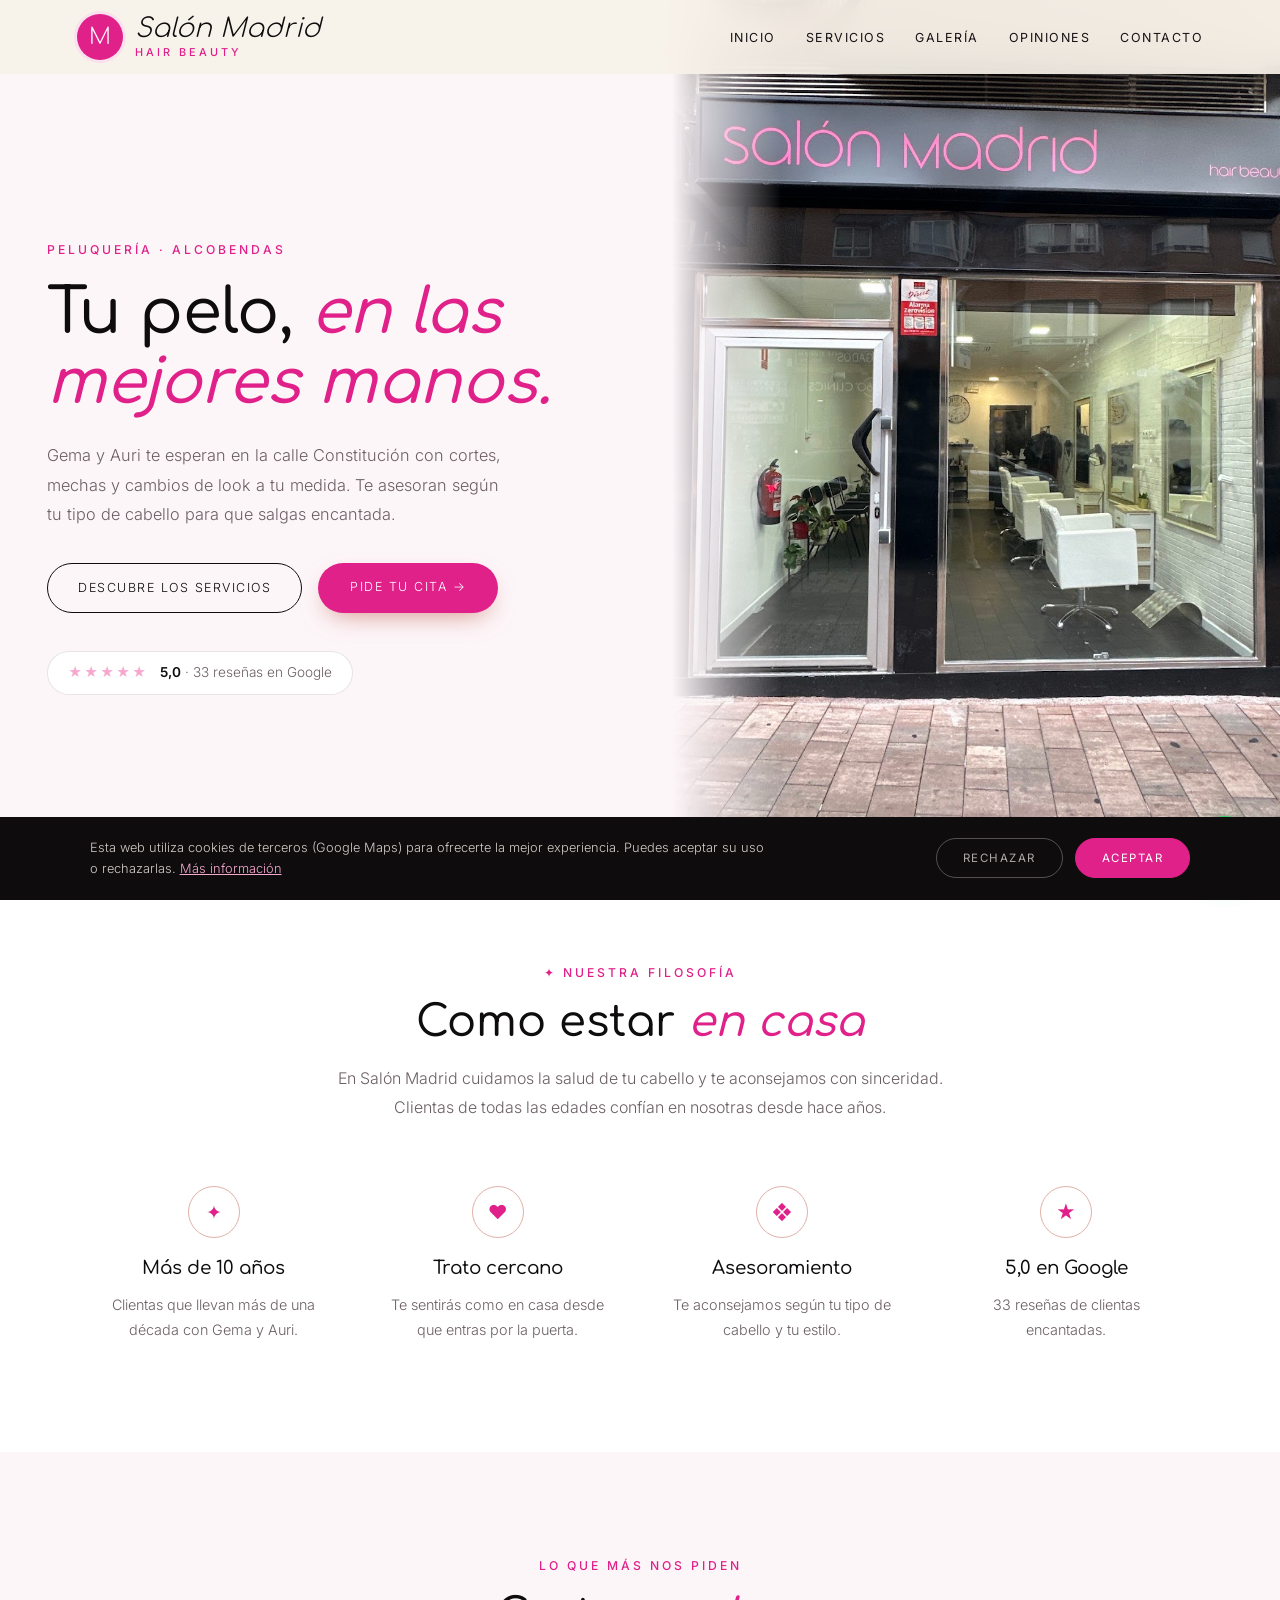
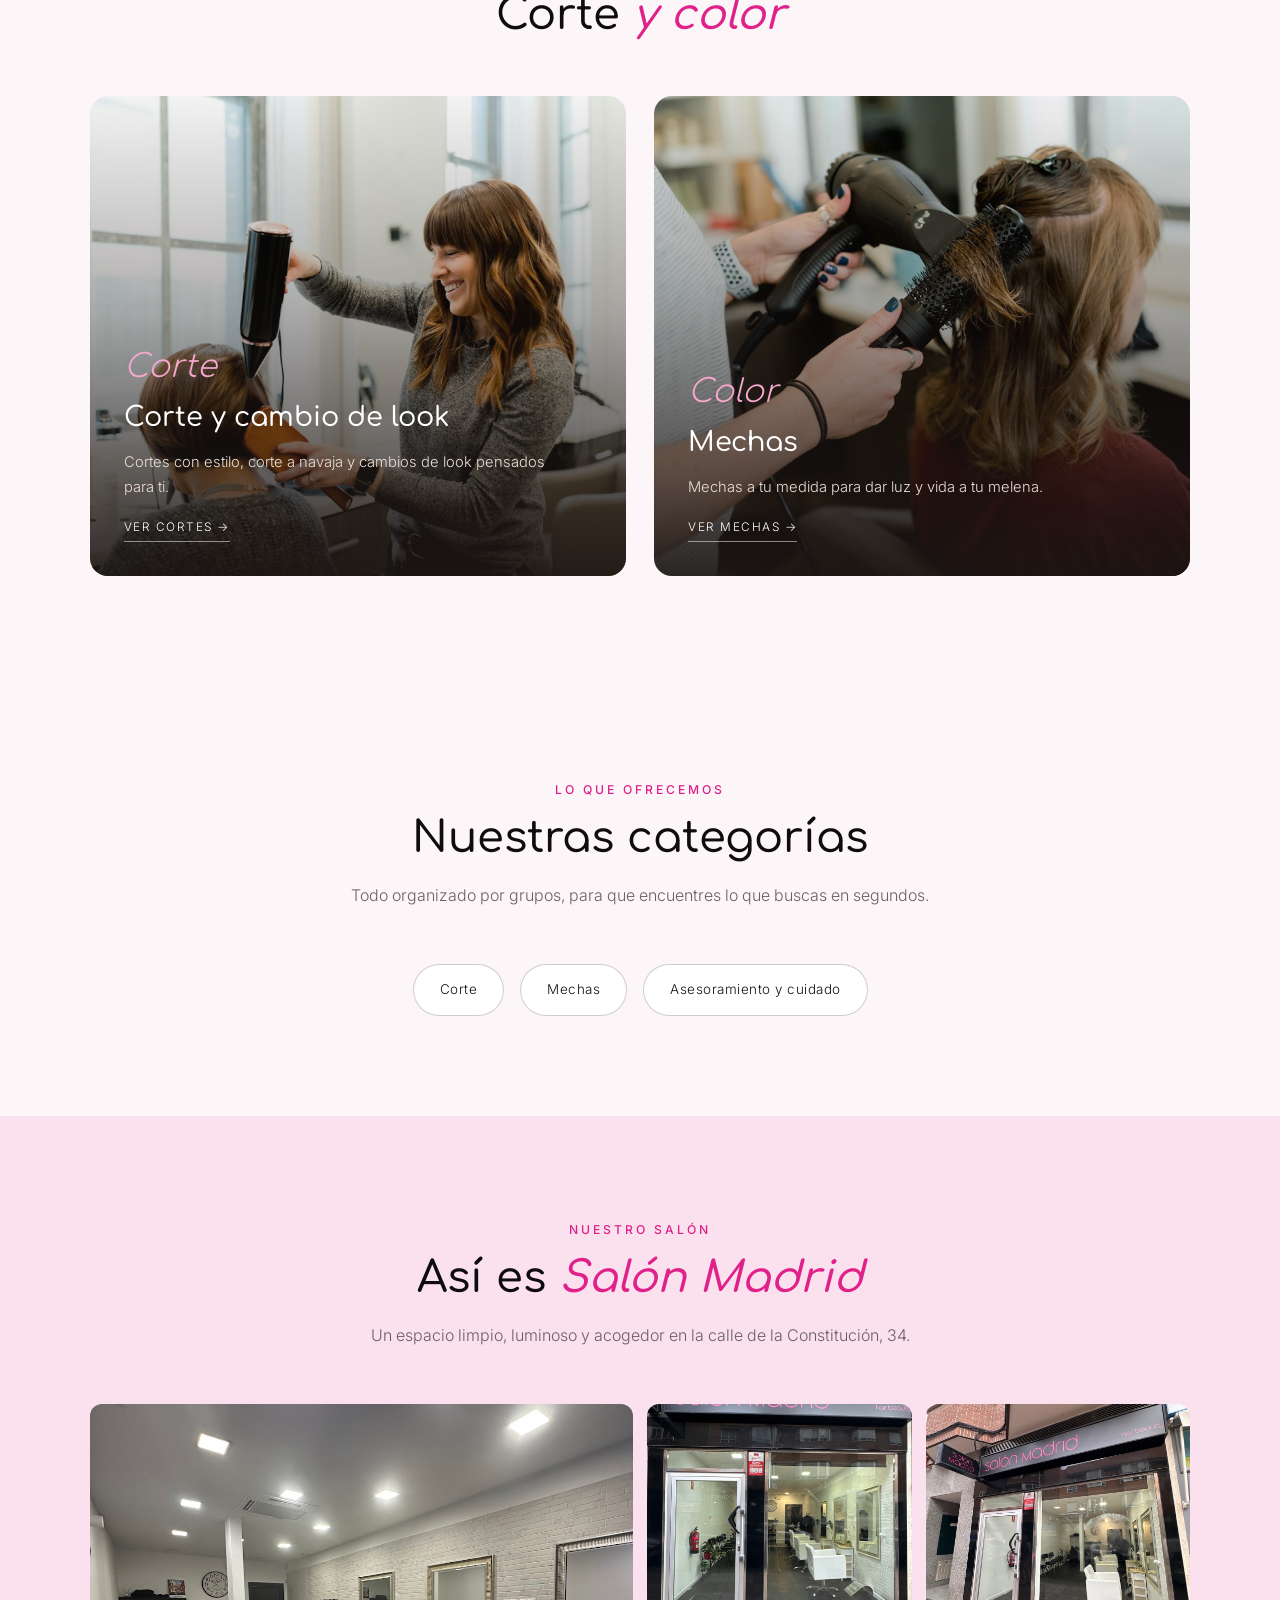
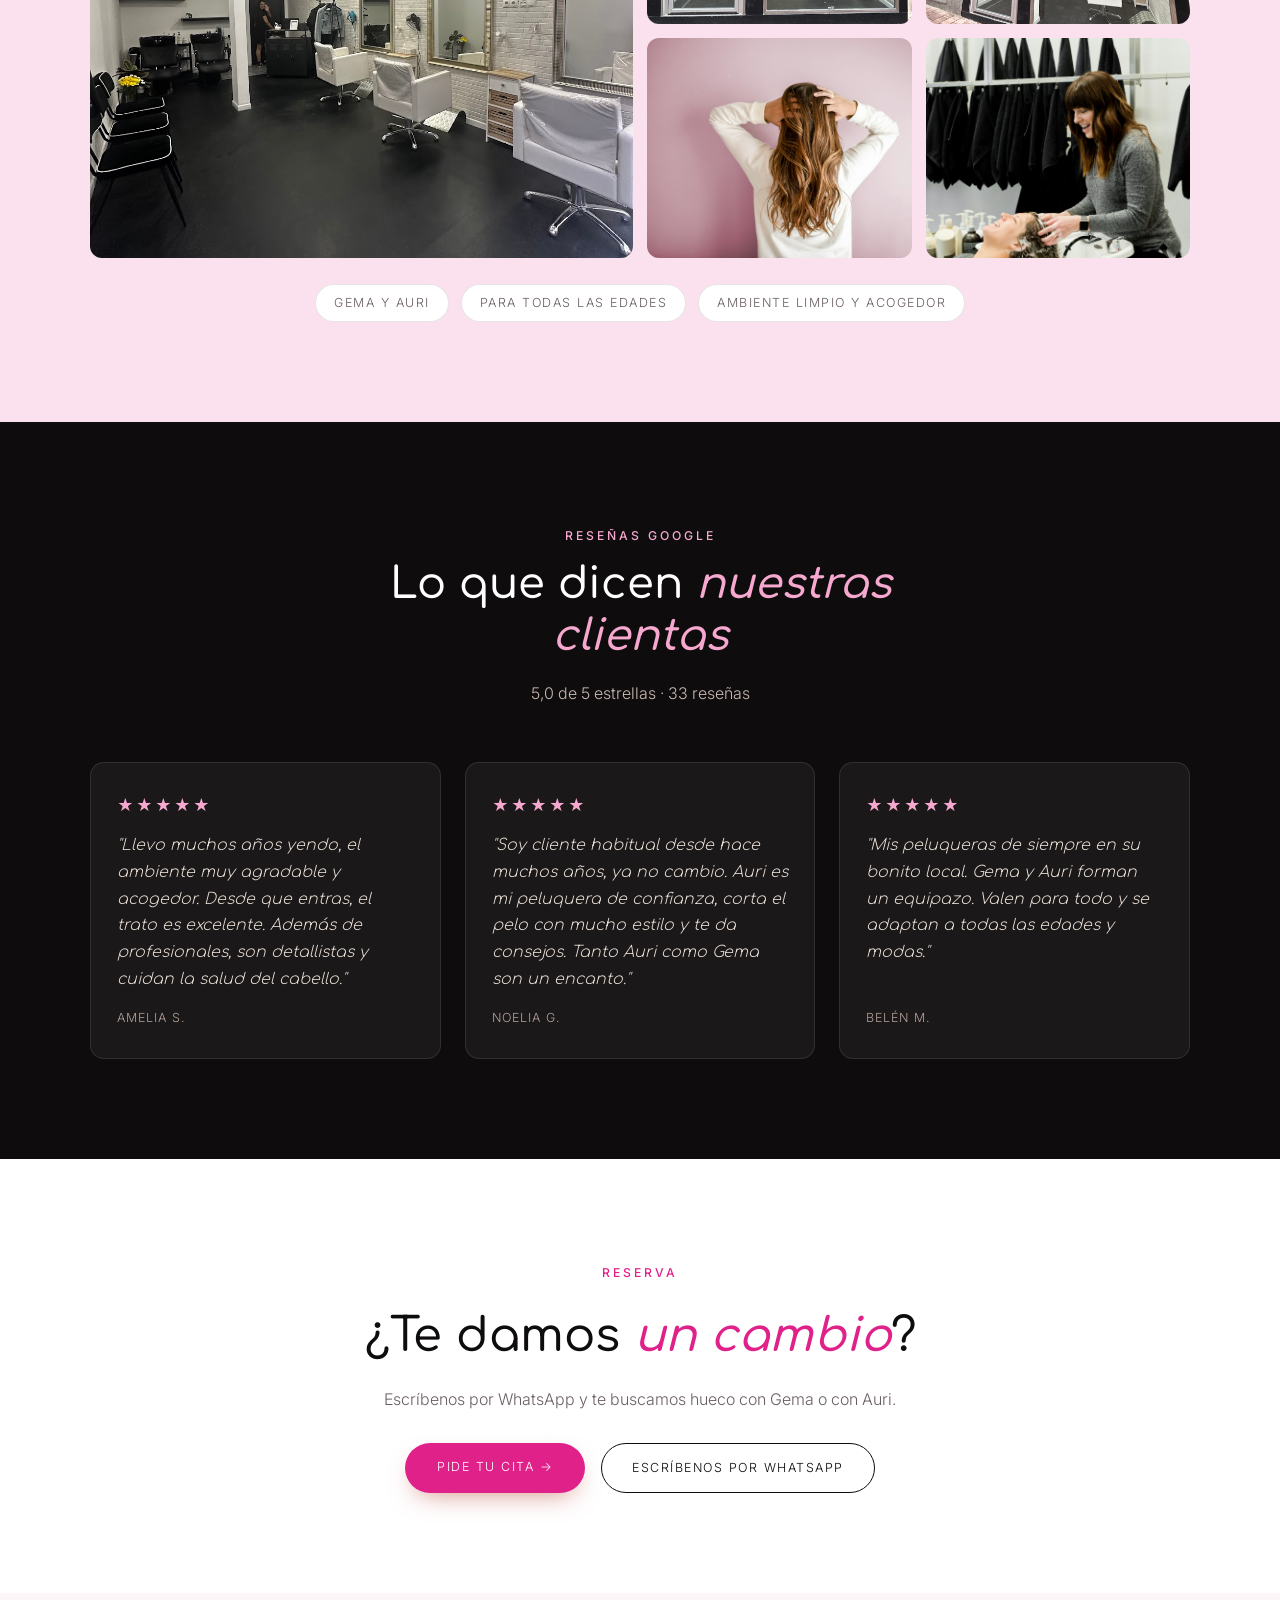
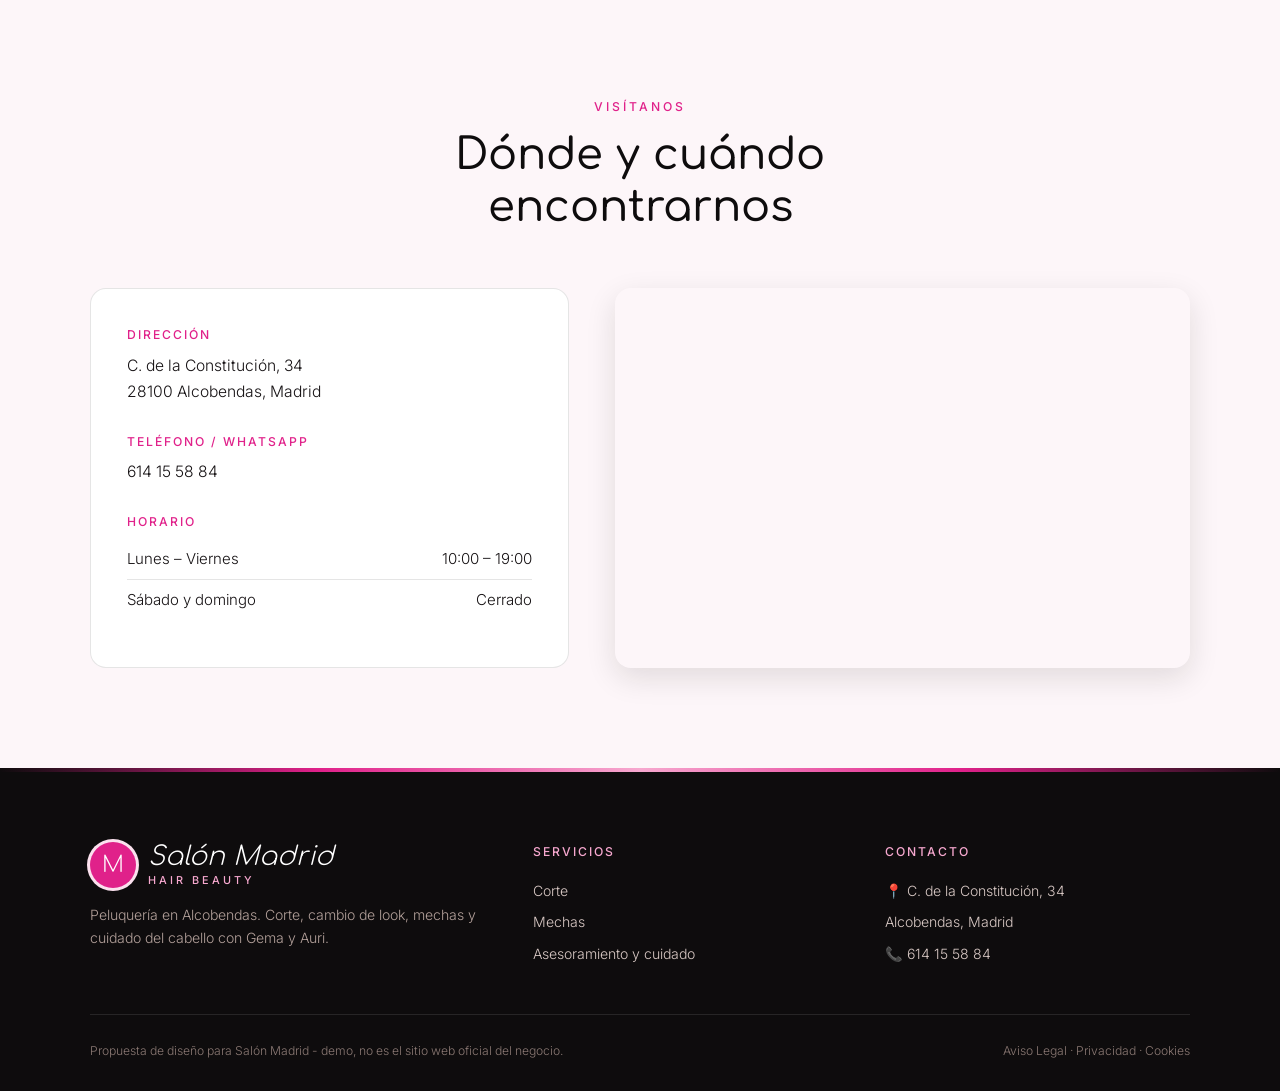
<file: index.html>
<!DOCTYPE html>
<html lang="es">
<head>
<meta charset="UTF-8">
<meta name="viewport" content="width=device-width, initial-scale=1.0">
<title>Salón Madrid — Peluquería en Alcobendas</title>
<meta name="description" content="Salón Madrid, peluquería en C. de la Constitución 34 (Alcobendas). Corte, corte a navaja, cambio de look, mechas y asesoramiento personalizado con Gema y Auri. 5,0★ con 33 reseñas en Google.">
<meta name="theme-color" content="#0e0c0d">
<meta property="og:title" content="Salón Madrid · Alcobendas">
<meta property="og:image" content="maps_01.jpg">

<link rel="preconnect" href="https://fonts.googleapis.com"><link rel="preconnect" href="https://fonts.gstatic.com" crossorigin><link href="https://fonts.googleapis.com/css2?family=Comfortaa:wght@500;700&family=Inter:wght@300;400;500;600&display=swap" rel="stylesheet">
<link rel="stylesheet" href="styles.css">
</head>
<body>

<header id="header">
  <a href="index.html" class="logo" aria-label="Salón Madrid, inicio"><span class="logo-mark">M</span><span class="logo-text"><span class="script">Salón Madrid</span><small>hair beauty</small></span></a>
  <nav id="nav" aria-label="Navegación principal"><ul><li><a href="index.html#inicio">Inicio</a></li><li><a href="servicios.html">Servicios</a></li><li><a href="index.html#galeria">Galería</a></li><li><a href="index.html#opiniones">Opiniones</a></li><li><a href="index.html#contacto">Contacto</a></li></ul></nav><button class="nav-toggle" id="navToggle" aria-label="Abrir menú">☰</button>
</header>

<section class="hero" id="inicio">
  <div class="hero-text">
    <span class="eyebrow">Peluquería · Alcobendas</span>
    <h1>Tu pelo, <em>en las mejores manos.</em></h1>
    <p>Gema y Auri te esperan en la calle Constitución con cortes, mechas y cambios de look a tu medida. Te asesoran según tu tipo de cabello para que salgas encantada.</p>
    <div class="hero-ctas">
      <a href="servicios.html" class="btn-outline">Descubre los servicios</a>
      <a href="https://wa.me/34614155884?text=Hola%2C%20quiero%20pedir%20cita%20en%20Sal%C3%B3n%20Madrid" class="btn-solid" target="_blank" rel="noopener">Pide tu cita →</a>
    </div>
    <a class="hero-rating" href="https://www.google.com/maps/search/?api=1&query=Salon+Madrid,+C.+de+la+Constitucion+34,+Alcobendas" target="_blank" rel="noopener"><span class="stars">★★★★★</span><span><strong>5,0</strong> · 33 reseñas en Google</span></a>
  </div>
  <div class="hero-img"><img src="maps_01.jpg" alt="Fachada de Salón Madrid en la calle Constitución, Alcobendas" style="object-position:center 35%;"></div>
</section>

<section class="trust">
  <div class="section-head">
    <span class="eyebrow">✦ Nuestra filosofía</span>
    <h2>Como estar <em>en casa</em></h2>
    <p>En Salón Madrid cuidamos la salud de tu cabello y te aconsejamos con sinceridad. Clientas de todas las edades confían en nosotras desde hace años.</p>
  </div>
  <div class="trust-grid">
    <div class="trust-card"><span class="trust-ic">✦</span><h3>Más de 10 años</h3><p>Clientas que llevan más de una década con Gema y Auri.</p></div>
    <div class="trust-card"><span class="trust-ic">♥</span><h3>Trato cercano</h3><p>Te sentirás como en casa desde que entras por la puerta.</p></div>
    <div class="trust-card"><span class="trust-ic">❖</span><h3>Asesoramiento</h3><p>Te aconsejamos según tu tipo de cabello y tu estilo.</p></div>
    <div class="trust-card"><span class="trust-ic">★</span><h3>5,0 en Google</h3><p>33 reseñas de clientas encantadas.</p></div>
  </div>
</section>

<section class="worlds">
  <div class="section-head">
    <span class="eyebrow">Lo que más nos piden</span>
    <h2>Corte <em>y color</em></h2>
  </div>
  <div class="worlds-grid">
    <a href="servicios.html#corte" class="world-card"><img src="u_color.jpg" alt="Corte y cambio de look"><div class="world-text"><span class="script">Corte</span><h3>Corte y cambio de look</h3><p>Cortes con estilo, corte a navaja y cambios de look pensados para ti.</p><span class="world-link">Ver cortes →</span></div></a>
    <a href="servicios.html#mechas" class="world-card"><img src="u_balayage.jpg" alt="Mechas"><div class="world-text"><span class="script">Color</span><h3>Mechas</h3><p>Mechas a tu medida para dar luz y vida a tu melena.</p><span class="world-link">Ver mechas →</span></div></a>
  </div>
</section>

<section>
  <div class="section-head">
    <span class="eyebrow">Lo que ofrecemos</span>
    <h2>Nuestras categorías</h2>
    <p>Todo organizado por grupos, para que encuentres lo que buscas en segundos.</p>
  </div>
  <div class="cat-pills">
    <a href="servicios.html#corte" class="cat-pill">Corte</a>
    <a href="servicios.html#mechas" class="cat-pill">Mechas</a>
    <a href="servicios.html#cuidado" class="cat-pill">Asesoramiento y cuidado</a>
  </div>
</section>

<section class="gallery-wrap" id="galeria">
  <div class="section-head">
    <span class="eyebrow">Nuestro salón</span>
    <h2>Así es <em>Salón Madrid</em></h2>
    <p>Un espacio limpio, luminoso y acogedor en la calle de la Constitución, 34.</p>
  </div>
  <div class="gallery">
    <figure class="big"><img src="maps_05.jpg" alt="Interior de Salón Madrid" loading="lazy"></figure>
    <figure><img src="maps_01.jpg" alt="Fachada de Salón Madrid" loading="lazy"></figure>
    <figure><img src="maps_04.jpg" alt="Escaparate de Salón Madrid" loading="lazy"></figure>
    <figure><img src="u_peinado.jpg" alt="Melena cuidada" loading="lazy"></figure>
    <figure><img src="u_tinte.jpg" alt="Lavado y cuidado del cabello" loading="lazy"></figure>
  </div>
  <div class="brands"><span>Gema y Auri</span><span>Para todas las edades</span><span>Ambiente limpio y acogedor</span></div>
</section>

<section class="reviews-wrap" id="opiniones">
  <div class="section-head">
    <span class="eyebrow">Reseñas Google</span>
    <h2>Lo que dicen <em>nuestras clientas</em></h2>
    <p>5,0 de 5 estrellas · 33 reseñas</p>
  </div>
  <div class="review-grid">
    <div class="review-card"><div class="stars">★★★★★</div><p>"Llevo muchos años yendo, el ambiente muy agradable y acogedor. Desde que entras, el trato es excelente. Además de profesionales, son detallistas y cuidan la salud del cabello."</p><cite>Amelia S.</cite></div>
    <div class="review-card"><div class="stars">★★★★★</div><p>"Soy cliente habitual desde hace muchos años, ya no cambio. Auri es mi peluquera de confianza, corta el pelo con mucho estilo y te da consejos. Tanto Auri como Gema son un encanto."</p><cite>Noelia G.</cite></div>
    <div class="review-card"><div class="stars">★★★★★</div><p>"Mis peluqueras de siempre en su bonito local. Gema y Auri forman un equipazo. Valen para todo y se adaptan a todas las edades y modas."</p><cite>Belén M.</cite></div>
  </div>
</section>

<section class="cta-section">
  <span class="eyebrow">Reserva</span>
  <h2>¿Te damos <em>un cambio</em>?</h2>
  <p>Escríbenos por WhatsApp y te buscamos hueco con Gema o con Auri.</p>
  <div class="cta-row">
    <a href="https://wa.me/34614155884?text=Hola%2C%20quiero%20pedir%20cita%20en%20Sal%C3%B3n%20Madrid" class="btn-solid" target="_blank" rel="noopener">Pide tu cita →</a>
    <a href="https://wa.me/34614155884?text=Hola%2C%20quiero%20pedir%20cita%20en%20Sal%C3%B3n%20Madrid" class="btn-outline" target="_blank" rel="noopener">Escríbenos por WhatsApp</a>
  </div>
</section>

<section class="contact-section" id="contacto">
  <div class="section-head">
    <span class="eyebrow">Visítanos</span>
    <h2>Dónde y cuándo encontrarnos</h2>
  </div>
  <div class="contact-grid">
    <div class="contact-info">
      <div class="contact-block"><h3>Dirección</h3><p>C. de la Constitución, 34<br>28100 Alcobendas, Madrid</p></div>
      <div class="contact-block"><h3>Teléfono / WhatsApp</h3><p><a href="tel:+34614155884">614 15 58 84</a></p></div>
      <div class="contact-block"><h3>Horario</h3><ul class="hours-list"><li><span>Lunes – Viernes</span><span>10:00 – 19:00</span></li><li><span>Sábado y domingo</span><span>Cerrado</span></li></ul></div>
      
    </div>
    <div class="contact-map">
      <iframe title="Mapa de Salón Madrid" src="https://www.google.com/maps?q=Salon+Madrid,+C.+de+la+Constitucion+34,+Alcobendas&output=embed" width="100%" height="100%" style="border:0;" allowfullscreen="" loading="lazy" referrerpolicy="no-referrer-when-downgrade"></iframe>
    </div>
  </div>
</section>

<footer>
  <div class="footer-grid">
    <div class="footer-brand">
      <a href="index.html" class="logo light"><span class="logo-mark">M</span><span class="logo-text"><span class="script">Salón Madrid</span><small>hair beauty</small></span></a>
      <p>Peluquería en Alcobendas. Corte, cambio de look, mechas y cuidado del cabello con Gema y Auri.</p>
    </div>
    <div><h4>Servicios</h4><ul><li><a href="servicios.html#corte">Corte</a></li><li><a href="servicios.html#mechas">Mechas</a></li><li><a href="servicios.html#cuidado">Asesoramiento y cuidado</a></li></ul></div>
    <div><h4>Contacto</h4><ul><li>📍 C. de la Constitución, 34</li><li>Alcobendas, Madrid</li><li>📞 <a href="tel:+34614155884">614 15 58 84</a></li></ul></div>
  </div>
  <div class="footer-bottom">
    <span>Propuesta de diseño para Salón Madrid - demo, no es el sitio web oficial del negocio.</span>
    <span><a href="aviso-legal.html">Aviso Legal</a> &middot; <a href="politica-privacidad.html">Privacidad</a> &middot; <a href="politica-cookies.html">Cookies</a></span>
  </div>
</footer>

<div id="cookie-banner" class="cookie-banner"><p>Esta web utiliza cookies de terceros (Google Maps) para ofrecerte la mejor experiencia. Puedes aceptar su uso o rechazarlas. <a href="politica-cookies.html">Más información</a></p><div class="cookie-actions"><button onclick="setCookieChoice('rejected')" class="ck-reject">Rechazar</button><button onclick="setCookieChoice('accepted')" class="ck-accept">Aceptar</button></div></div>
<div class="social-fabs"><a class="wa-fab" href="https://wa.me/34614155884?text=Hola%2C%20quiero%20pedir%20cita%20en%20Sal%C3%B3n%20Madrid" target="_blank" rel="noopener" aria-label="Escribir por WhatsApp"><svg width="28" height="28" viewBox="0 0 24 24" fill="white"><path d="M17.5 14.4c-.3-.1-1.8-.9-2-1s-.5-.1-.7.1-.8 1-.9 1.2-.3.2-.6.1a8.2 8.2 0 0 1-2.4-1.5 9 9 0 0 1-1.7-2.1c-.2-.3 0-.5.1-.6l.4-.5.3-.5v-.5l-.9-2.2c-.2-.6-.5-.5-.7-.5h-.6a1.1 1.1 0 0 0-.8.4 3.4 3.4 0 0 0-1 2.5 5.9 5.9 0 0 0 1.2 3.1 13.5 13.5 0 0 0 5.2 4.6c2.6 1 2.6.7 3.1.6a2.6 2.6 0 0 0 1.7-1.2 2.1 2.1 0 0 0 .2-1.2c-.1-.1-.3-.2-.6-.3ZM12 21.8a9.8 9.8 0 0 1-5-1.4l-.4-.2-3.7 1 1-3.6-.2-.4A9.8 9.8 0 1 1 12 21.8Zm8.4-18.3A11.8 11.8 0 0 0 1.8 17.7L.2 23.8l6.3-1.6a11.8 11.8 0 0 0 5.6 1.4A11.8 11.8 0 0 0 20.4 3.5Z"/></svg></a></div>
<script src="main.js"></script>
</body>
</html>
</file>
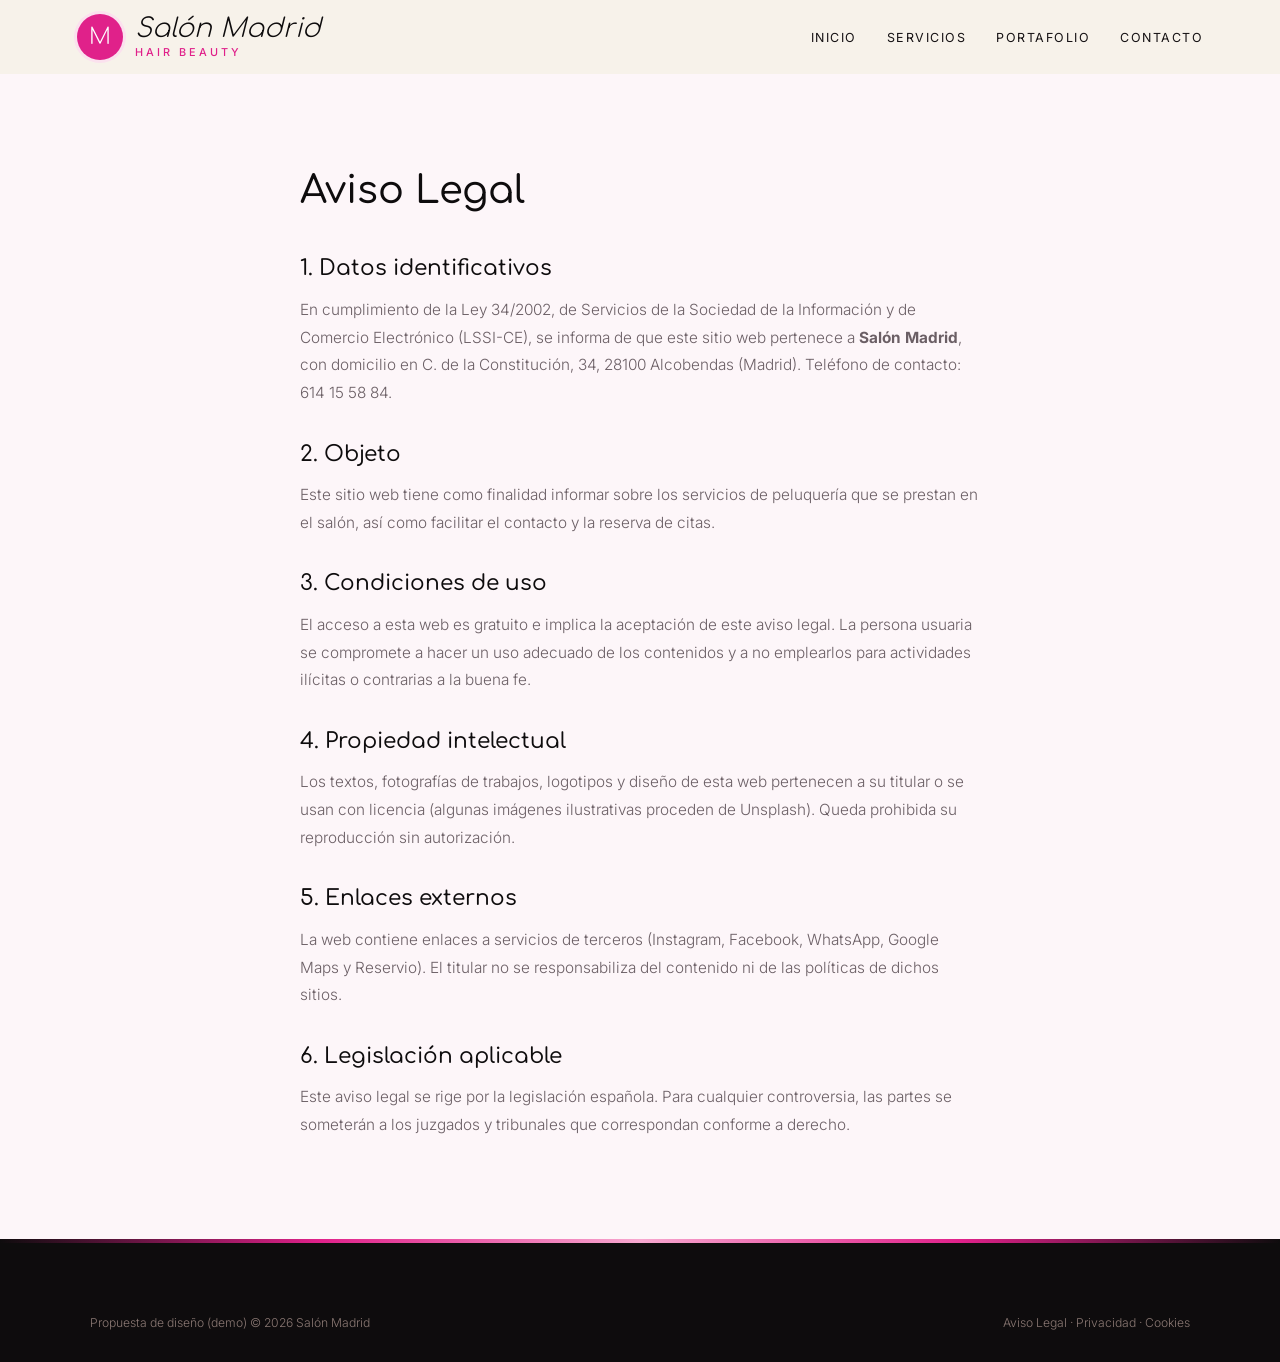
<file: aviso-legal.html>
<!DOCTYPE html>
<html lang="es">
<head>
<meta charset="UTF-8">
<meta name="viewport" content="width=device-width, initial-scale=1.0">
<title>Aviso Legal — Salón Madrid</title>
<meta name="robots" content="noindex">

<link rel="preconnect" href="https://fonts.googleapis.com">
<link href="https://fonts.googleapis.com/css2?family=Comfortaa:wght@500;700&family=Inter:wght@300;400;500;600&display=swap" rel="stylesheet">
<link rel="stylesheet" href="styles.css">
</head>
<body>
<header id="header" class="scrolled">
  <a href="index.html" class="logo" aria-label="Salón Madrid, inicio">
    <span class="logo-mark">M</span>
    <span class="logo-text"><span class="script">Salón Madrid</span><small>hair beauty</small></span>
  </a>
  <nav id="nav" aria-label="Navegación principal">
    <ul>
      <li><a href="index.html#inicio">Inicio</a></li>
      <li><a href="servicios.html">Servicios</a></li>
      <li><a href="portafolio.html">Portafolio</a></li>
      <li><a href="index.html#contacto">Contacto</a></li>
    </ul>
  </nav>
  <button class="nav-toggle" id="navToggle" aria-label="Abrir menú">☰</button>
</header>
<main class="legal"><h1>Aviso Legal</h1>
<h2>1. Datos identificativos</h2>
<p>En cumplimiento de la Ley 34/2002, de Servicios de la Sociedad de la Información y de Comercio Electrónico (LSSI-CE), se informa de que este sitio web pertenece a <strong>Salón Madrid</strong>, con domicilio en C. de la Constitución, 34, 28100 Alcobendas (Madrid). Teléfono de contacto: 614 15 58 84.</p>
<h2>2. Objeto</h2>
<p>Este sitio web tiene como finalidad informar sobre los servicios de peluquería que se prestan en el salón, así como facilitar el contacto y la reserva de citas.</p>
<h2>3. Condiciones de uso</h2>
<p>El acceso a esta web es gratuito e implica la aceptación de este aviso legal. La persona usuaria se compromete a hacer un uso adecuado de los contenidos y a no emplearlos para actividades ilícitas o contrarias a la buena fe.</p>
<h2>4. Propiedad intelectual</h2>
<p>Los textos, fotografías de trabajos, logotipos y diseño de esta web pertenecen a su titular o se usan con licencia (algunas imágenes ilustrativas proceden de Unsplash). Queda prohibida su reproducción sin autorización.</p>
<h2>5. Enlaces externos</h2>
<p>La web contiene enlaces a servicios de terceros (Instagram, Facebook, WhatsApp, Google Maps y Reservio). El titular no se responsabiliza del contenido ni de las políticas de dichos sitios.</p>
<h2>6. Legislación aplicable</h2>
<p>Este aviso legal se rige por la legislación española. Para cualquier controversia, las partes se someterán a los juzgados y tribunales que correspondan conforme a derecho.</p></main>
<footer>
  <div class="footer-bottom" style="margin-top:0">
    <span>Propuesta de diseño (demo) © 2026 Salón Madrid</span>
    <span><a href="aviso-legal.html">Aviso Legal</a> &middot; <a href="politica-privacidad.html">Privacidad</a> &middot; <a href="politica-cookies.html">Cookies</a></span>
  </div>
</footer>
<script src="main.js"></script>
</body>
</html>
</file>
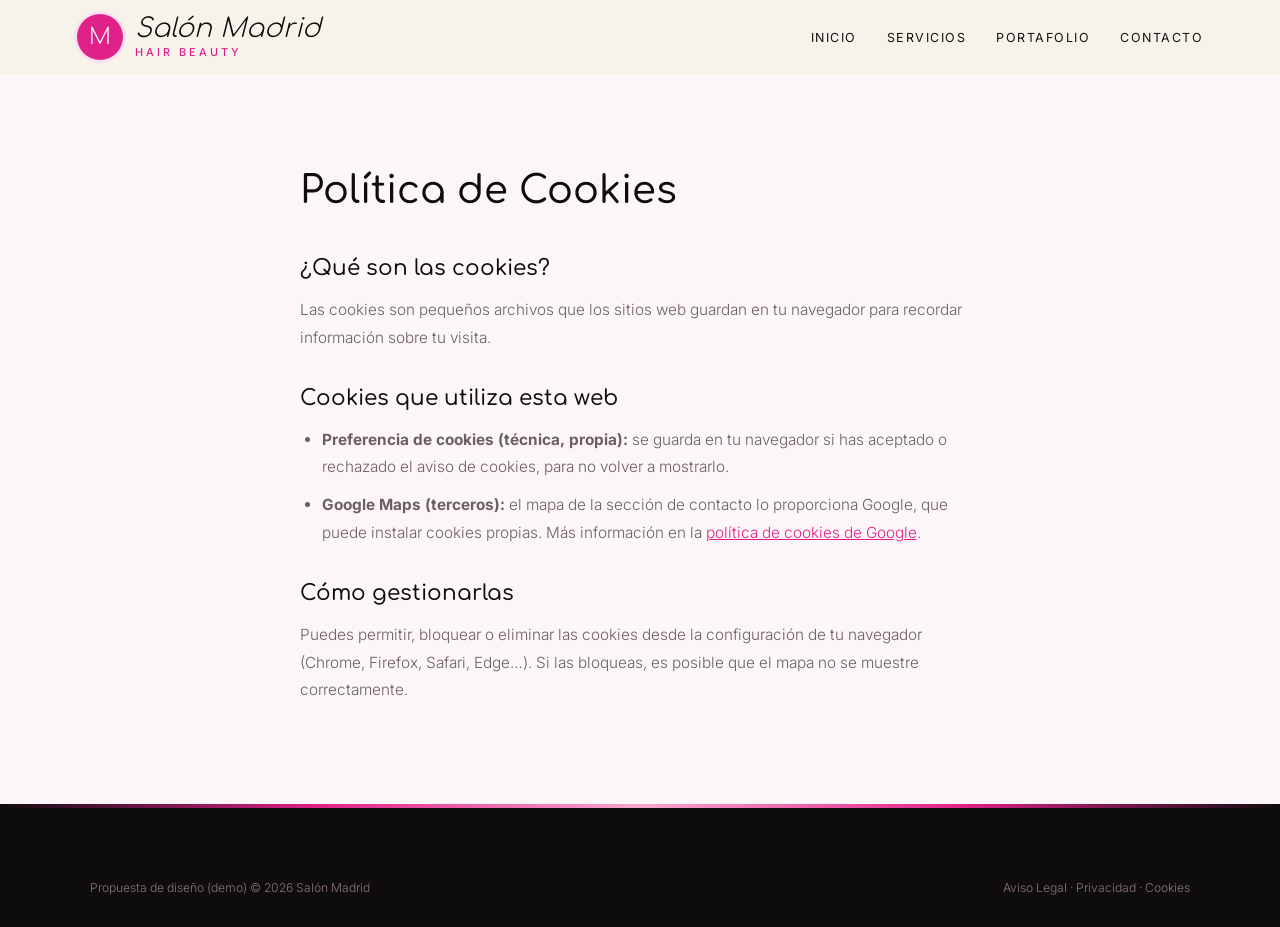
<file: politica-cookies.html>
<!DOCTYPE html>
<html lang="es">
<head>
<meta charset="UTF-8">
<meta name="viewport" content="width=device-width, initial-scale=1.0">
<title>Política de Cookies — Salón Madrid</title>
<meta name="robots" content="noindex">

<link rel="preconnect" href="https://fonts.googleapis.com">
<link href="https://fonts.googleapis.com/css2?family=Comfortaa:wght@500;700&family=Inter:wght@300;400;500;600&display=swap" rel="stylesheet">
<link rel="stylesheet" href="styles.css">
</head>
<body>
<header id="header" class="scrolled">
  <a href="index.html" class="logo" aria-label="Salón Madrid, inicio">
    <span class="logo-mark">M</span>
    <span class="logo-text"><span class="script">Salón Madrid</span><small>hair beauty</small></span>
  </a>
  <nav id="nav" aria-label="Navegación principal">
    <ul>
      <li><a href="index.html#inicio">Inicio</a></li>
      <li><a href="servicios.html">Servicios</a></li>
      <li><a href="portafolio.html">Portafolio</a></li>
      <li><a href="index.html#contacto">Contacto</a></li>
    </ul>
  </nav>
  <button class="nav-toggle" id="navToggle" aria-label="Abrir menú">☰</button>
</header>
<main class="legal"><h1>Política de Cookies</h1>
<h2>¿Qué son las cookies?</h2>
<p>Las cookies son pequeños archivos que los sitios web guardan en tu navegador para recordar información sobre tu visita.</p>
<h2>Cookies que utiliza esta web</h2>
<ul>
<li><strong>Preferencia de cookies (técnica, propia):</strong> se guarda en tu navegador si has aceptado o rechazado el aviso de cookies, para no volver a mostrarlo.</li>
<li><strong>Google Maps (terceros):</strong> el mapa de la sección de contacto lo proporciona Google, que puede instalar cookies propias. Más información en la <a href="https://policies.google.com/technologies/cookies" target="_blank" rel="noopener">política de cookies de Google</a>.</li>
</ul>
<h2>Cómo gestionarlas</h2>
<p>Puedes permitir, bloquear o eliminar las cookies desde la configuración de tu navegador (Chrome, Firefox, Safari, Edge…). Si las bloqueas, es posible que el mapa no se muestre correctamente.</p></main>
<footer>
  <div class="footer-bottom" style="margin-top:0">
    <span>Propuesta de diseño (demo) © 2026 Salón Madrid</span>
    <span><a href="aviso-legal.html">Aviso Legal</a> &middot; <a href="politica-privacidad.html">Privacidad</a> &middot; <a href="politica-cookies.html">Cookies</a></span>
  </div>
</footer>
<script src="main.js"></script>
</body>
</html>
</file>
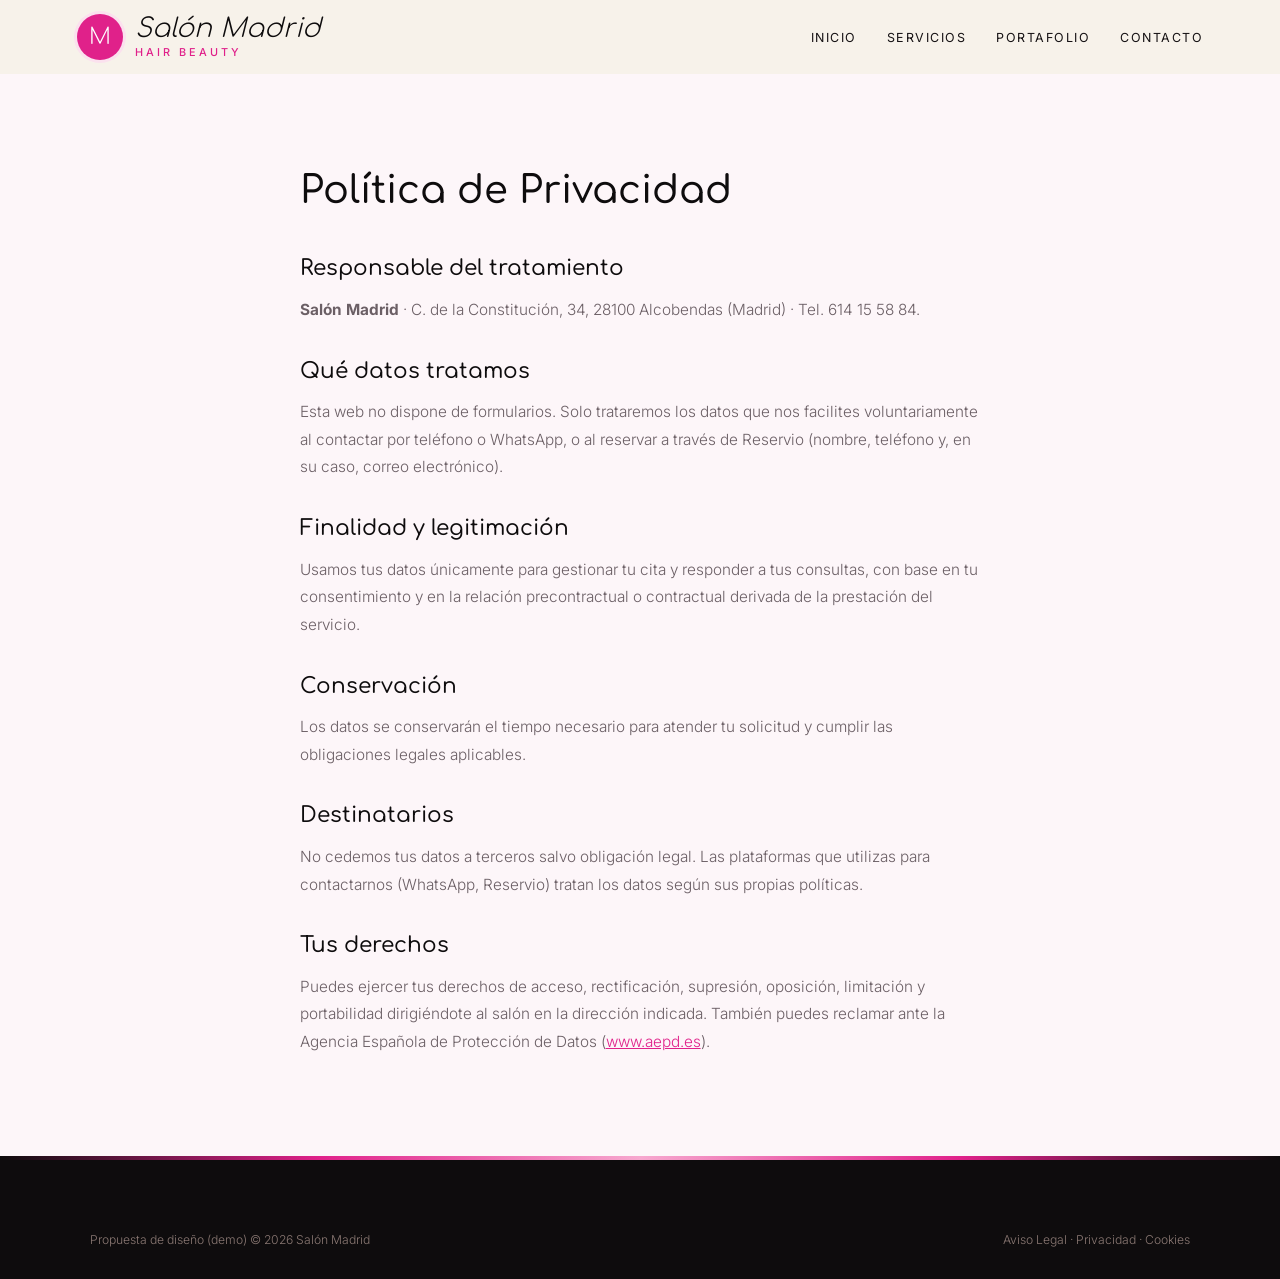
<file: politica-privacidad.html>
<!DOCTYPE html>
<html lang="es">
<head>
<meta charset="UTF-8">
<meta name="viewport" content="width=device-width, initial-scale=1.0">
<title>Política de Privacidad — Salón Madrid</title>
<meta name="robots" content="noindex">

<link rel="preconnect" href="https://fonts.googleapis.com">
<link href="https://fonts.googleapis.com/css2?family=Comfortaa:wght@500;700&family=Inter:wght@300;400;500;600&display=swap" rel="stylesheet">
<link rel="stylesheet" href="styles.css">
</head>
<body>
<header id="header" class="scrolled">
  <a href="index.html" class="logo" aria-label="Salón Madrid, inicio">
    <span class="logo-mark">M</span>
    <span class="logo-text"><span class="script">Salón Madrid</span><small>hair beauty</small></span>
  </a>
  <nav id="nav" aria-label="Navegación principal">
    <ul>
      <li><a href="index.html#inicio">Inicio</a></li>
      <li><a href="servicios.html">Servicios</a></li>
      <li><a href="portafolio.html">Portafolio</a></li>
      <li><a href="index.html#contacto">Contacto</a></li>
    </ul>
  </nav>
  <button class="nav-toggle" id="navToggle" aria-label="Abrir menú">☰</button>
</header>
<main class="legal"><h1>Política de Privacidad</h1>
<h2>Responsable del tratamiento</h2>
<p><strong>Salón Madrid</strong> · C. de la Constitución, 34, 28100 Alcobendas (Madrid) · Tel. 614 15 58 84.</p>
<h2>Qué datos tratamos</h2>
<p>Esta web no dispone de formularios. Solo trataremos los datos que nos facilites voluntariamente al contactar por teléfono o WhatsApp, o al reservar a través de Reservio (nombre, teléfono y, en su caso, correo electrónico).</p>
<h2>Finalidad y legitimación</h2>
<p>Usamos tus datos únicamente para gestionar tu cita y responder a tus consultas, con base en tu consentimiento y en la relación precontractual o contractual derivada de la prestación del servicio.</p>
<h2>Conservación</h2>
<p>Los datos se conservarán el tiempo necesario para atender tu solicitud y cumplir las obligaciones legales aplicables.</p>
<h2>Destinatarios</h2>
<p>No cedemos tus datos a terceros salvo obligación legal. Las plataformas que utilizas para contactarnos (WhatsApp, Reservio) tratan los datos según sus propias políticas.</p>
<h2>Tus derechos</h2>
<p>Puedes ejercer tus derechos de acceso, rectificación, supresión, oposición, limitación y portabilidad dirigiéndote al salón en la dirección indicada. También puedes reclamar ante la Agencia Española de Protección de Datos (<a href="https://www.aepd.es" target="_blank" rel="noopener">www.aepd.es</a>).</p></main>
<footer>
  <div class="footer-bottom" style="margin-top:0">
    <span>Propuesta de diseño (demo) © 2026 Salón Madrid</span>
    <span><a href="aviso-legal.html">Aviso Legal</a> &middot; <a href="politica-privacidad.html">Privacidad</a> &middot; <a href="politica-cookies.html">Cookies</a></span>
  </div>
</footer>
<script src="main.js"></script>
</body>
</html>
</file>
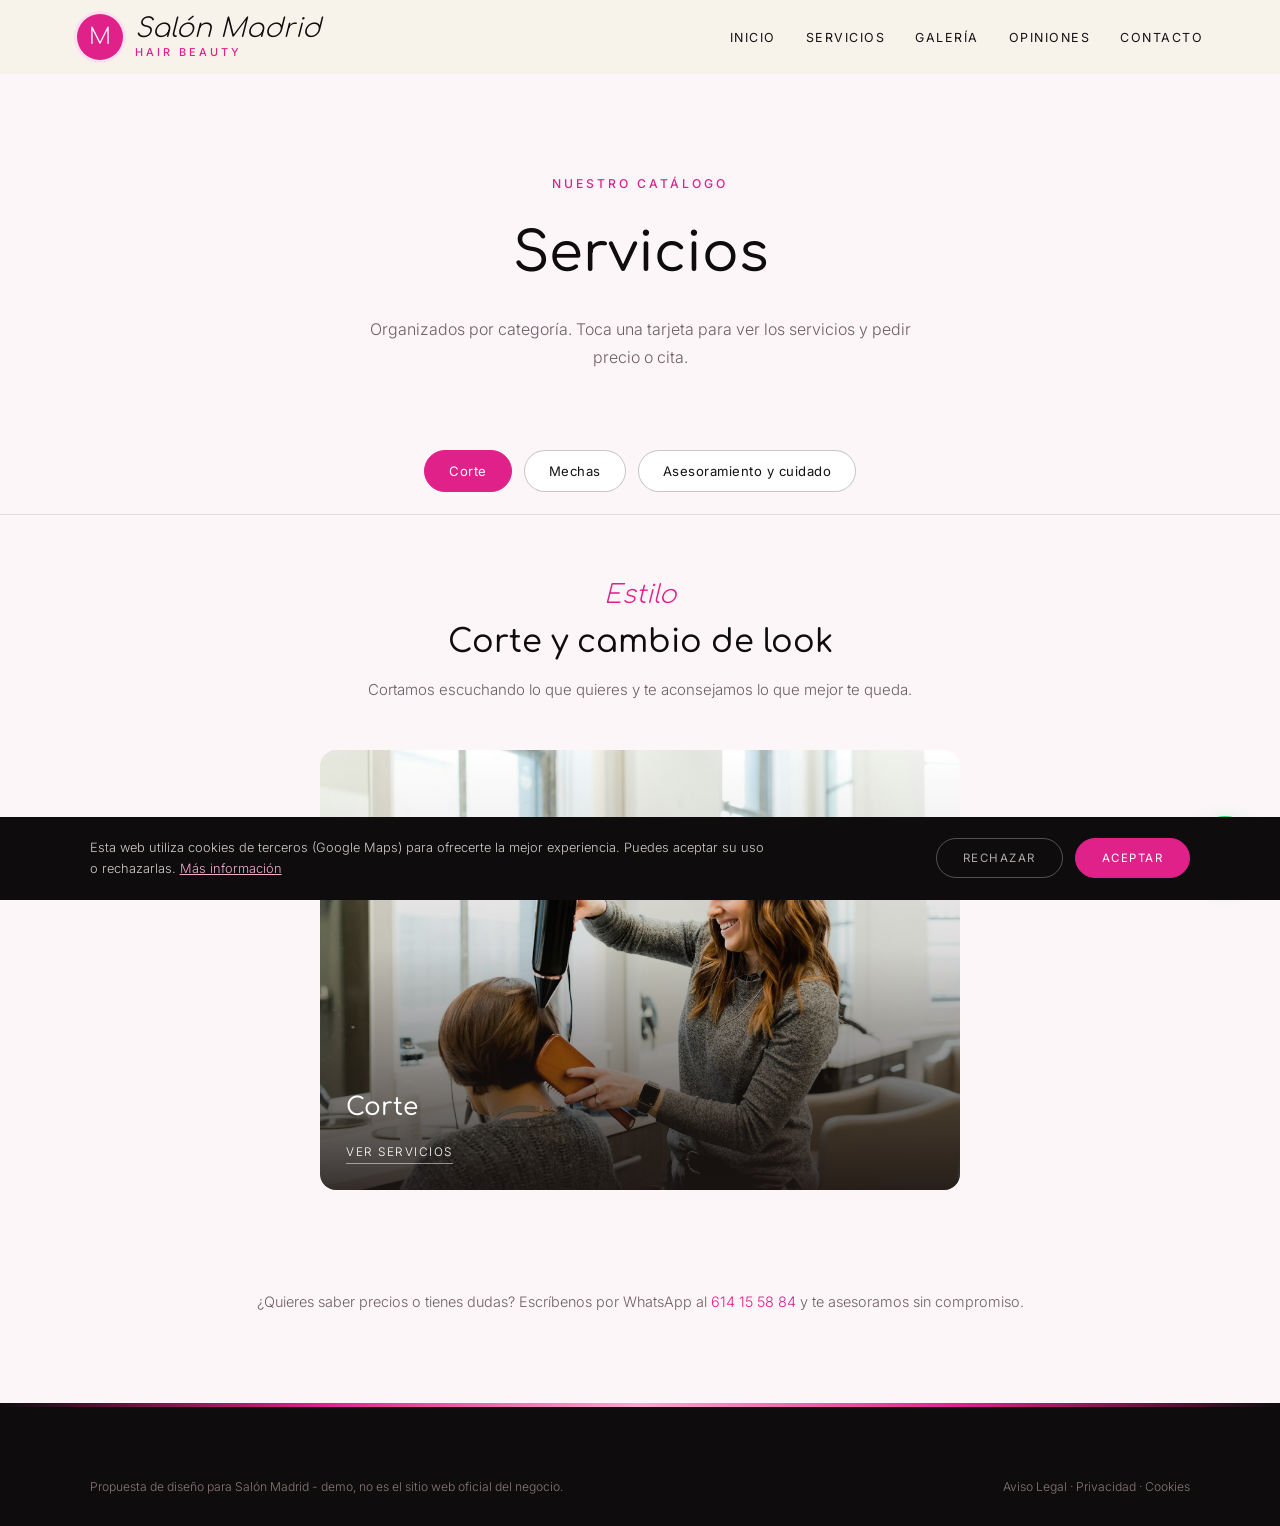
<file: servicios.html>
<!DOCTYPE html>
<html lang="es">
<head>
<meta charset="UTF-8">
<meta name="viewport" content="width=device-width, initial-scale=1.0">
<title>Servicios — Salón Madrid · Alcobendas</title>
<meta name="description" content="Servicios de Salón Madrid en Alcobendas.">

<link rel="preconnect" href="https://fonts.googleapis.com"><link rel="preconnect" href="https://fonts.gstatic.com" crossorigin><link href="https://fonts.googleapis.com/css2?family=Comfortaa:wght@500;700&family=Inter:wght@300;400;500;600&display=swap" rel="stylesheet">
<link rel="stylesheet" href="styles.css">
</head>
<body>

<header id="header" class="scrolled">
  <a href="index.html" class="logo" aria-label="Salón Madrid, inicio"><span class="logo-mark">M</span><span class="logo-text"><span class="script">Salón Madrid</span><small>hair beauty</small></span></a>
  <nav id="nav" aria-label="Navegación principal"><ul><li><a href="index.html#inicio">Inicio</a></li><li><a href="servicios.html">Servicios</a></li><li><a href="index.html#galeria">Galería</a></li><li><a href="index.html#opiniones">Opiniones</a></li><li><a href="index.html#contacto">Contacto</a></li></ul></nav><button class="nav-toggle" id="navToggle" aria-label="Abrir menú">☰</button>
</header>

<div class="page-hero">
  <span class="eyebrow">Nuestro catálogo</span>
  <h1>Servicios</h1>
  <p>Organizados por categoría. Toca una tarjeta para ver los servicios y pedir precio o cita.</p>
</div>

<div class="tabs">
  <button class="tab-btn active" data-tab="corte">Corte</button>
  <button class="tab-btn" data-tab="mechas">Mechas</button>
  <button class="tab-btn" data-tab="cuidado">Asesoramiento y cuidado</button>
  
</div>

<div class="tab-panel active" id="corte">
  <div class="tab-intro"><span class="script">Estilo</span><h2>Corte y cambio de look</h2><p>Cortamos escuchando lo que quieres y te aconsejamos lo que mejor te queda.</p></div>
  <div class="cat-grid single">
    <div class="cat-card" onclick="openModal('corte')"><img src="u_color.jpg" alt="Corte" loading="lazy"><div class="cat-card-text"><h3>Corte</h3><span>Ver servicios</span></div></div>
  </div>
</div>

<div class="tab-panel" id="mechas">
  <div class="tab-intro"><span class="script">Color</span><h2>Mechas</h2><p>Luz y vida para tu melena.</p></div>
  <div class="cat-grid single">
    <div class="cat-card" onclick="openModal('mechas')"><img src="u_balayage.jpg" alt="Mechas" loading="lazy"><div class="cat-card-text"><h3>Mechas</h3><span>Ver servicios</span></div></div>
  </div>
</div>

<div class="tab-panel" id="cuidado">
  <div class="tab-intro"><span class="script">Cuidado</span><h2>Asesoramiento y cuidado del cabello</h2><p>Un pelo sano es la base de todo.</p></div>
  <div class="cat-grid single">
    <div class="cat-card" onclick="openModal('cuidado')"><img src="u_tinte.jpg" alt="Asesoramiento y cuidado" loading="lazy"><div class="cat-card-text"><h3>Asesoramiento y cuidado</h3><span>Ver servicios</span></div></div>
  </div>
</div>


<p class="services-note">¿Quieres saber precios o tienes dudas? Escríbenos por WhatsApp al <a href="https://wa.me/34614155884" target="_blank" rel="noopener" style="color:var(--red)">614 15 58 84</a> y te asesoramos sin compromiso.</p>

<div class="modal-overlay" id="modal-corte"><div class="modal">
  <button class="modal-close" onclick="closeModal('corte')" aria-label="Cerrar">×</button>
  <h3>Corte</h3><p class="modal-sub">Con estilo y a tu medida</p>
  <div class="svc-row"><div><div class="svc-name">Corte de pelo</div><span class="svc-desc">Cortes con estilo, para todas las edades y modas.</span></div><div class="svc-price">Consultar</div></div>
  <div class="svc-row"><div><div class="svc-name">Corte a navaja</div><span class="svc-desc">Movimiento y textura con un acabado fenomenal.</span></div><div class="svc-price">Consultar</div></div>
  <div class="svc-row"><div><div class="svc-name">Cambio de look</div><span class="svc-desc">Nueva forma para tu pelo cuando te apetece un cambio.</span></div><div class="svc-price">Consultar</div></div>
  <a class="modal-cta alt" href="https://wa.me/34614155884?text=Hola%2C%20quiero%20informaci%C3%B3n%20sobre%20corte" target="_blank" rel="noopener">Pedir cita por WhatsApp</a>
</div></div>

<div class="modal-overlay" id="modal-mechas"><div class="modal">
  <button class="modal-close" onclick="closeModal('mechas')" aria-label="Cerrar">×</button>
  <h3>Mechas</h3><p class="modal-sub">Luz a tu medida</p>
  <div class="svc-row"><div><div class="svc-name">Mechas</div><span class="svc-desc">Te asesoramos sobre el tono que mejor va contigo.</span></div><div class="svc-price">Consultar</div></div>
  <a class="modal-cta alt" href="https://wa.me/34614155884?text=Hola%2C%20quiero%20informaci%C3%B3n%20sobre%20mechas" target="_blank" rel="noopener">Pedir cita por WhatsApp</a>
</div></div>

<div class="modal-overlay" id="modal-cuidado"><div class="modal">
  <button class="modal-close" onclick="closeModal('cuidado')" aria-label="Cerrar">×</button>
  <h3>Asesoramiento y cuidado</h3><p class="modal-sub">Pelo sano y bonito</p>
  <div class="svc-row"><div><div class="svc-name">Asesoramiento personalizado</div><span class="svc-desc">Te aconsejamos según tu tipo de cabello.</span></div><div class="svc-price">Consultar</div></div>
  <div class="svc-row"><div><div class="svc-name">Cuidado de la salud del cabello</div><span class="svc-desc">Trabajamos cuidando tu pelo en cada servicio.</span></div><div class="svc-price">Consultar</div></div>
  <a class="modal-cta alt" href="https://wa.me/34614155884?text=Hola%2C%20quiero%20informaci%C3%B3n%20sobre%20asesoramiento%20y%20cuidado" target="_blank" rel="noopener">Pedir cita por WhatsApp</a>
</div></div>


<footer>
  <div class="footer-bottom" style="margin-top:0">
    <span>Propuesta de diseño para Salón Madrid - demo, no es el sitio web oficial del negocio.</span>
    <span><a href="aviso-legal.html">Aviso Legal</a> &middot; <a href="politica-privacidad.html">Privacidad</a> &middot; <a href="politica-cookies.html">Cookies</a></span>
  </div>
</footer>

<div id="cookie-banner" class="cookie-banner"><p>Esta web utiliza cookies de terceros (Google Maps) para ofrecerte la mejor experiencia. Puedes aceptar su uso o rechazarlas. <a href="politica-cookies.html">Más información</a></p><div class="cookie-actions"><button onclick="setCookieChoice('rejected')" class="ck-reject">Rechazar</button><button onclick="setCookieChoice('accepted')" class="ck-accept">Aceptar</button></div></div>
<div class="social-fabs"><a class="wa-fab" href="https://wa.me/34614155884?text=Hola%2C%20quiero%20pedir%20cita%20en%20Sal%C3%B3n%20Madrid" target="_blank" rel="noopener" aria-label="Escribir por WhatsApp"><svg width="28" height="28" viewBox="0 0 24 24" fill="white"><path d="M17.5 14.4c-.3-.1-1.8-.9-2-1s-.5-.1-.7.1-.8 1-.9 1.2-.3.2-.6.1a8.2 8.2 0 0 1-2.4-1.5 9 9 0 0 1-1.7-2.1c-.2-.3 0-.5.1-.6l.4-.5.3-.5v-.5l-.9-2.2c-.2-.6-.5-.5-.7-.5h-.6a1.1 1.1 0 0 0-.8.4 3.4 3.4 0 0 0-1 2.5 5.9 5.9 0 0 0 1.2 3.1 13.5 13.5 0 0 0 5.2 4.6c2.6 1 2.6.7 3.1.6a2.6 2.6 0 0 0 1.7-1.2 2.1 2.1 0 0 0 .2-1.2c-.1-.1-.3-.2-.6-.3ZM12 21.8a9.8 9.8 0 0 1-5-1.4l-.4-.2-3.7 1 1-3.6-.2-.4A9.8 9.8 0 1 1 12 21.8Zm8.4-18.3A11.8 11.8 0 0 0 1.8 17.7L.2 23.8l6.3-1.6a11.8 11.8 0 0 0 5.6 1.4A11.8 11.8 0 0 0 20.4 3.5Z"/></svg></a></div>
<script src="main.js"></script>
</body>
</html>
</file>
<file: styles.css>
:root{
  --cream:#fdf6f9; --paper:#ffffff; --tint:#fbe1ee; --ink:#161214; --dark:#0e0c0d; --muted:#6b5f65;
  --red:#e0218a; --red-dark:#b0156b; --teal:#e0218a; --gold:#f7a8cf; --line:rgba(0,0,0,.1);
  --brand-gradient:linear-gradient(90deg,#0e0c0d,#e0218a,#f7a8cf,#e0218a,#0e0c0d);
}
*{margin:0;padding:0;box-sizing:border-box;}
html{scroll-behavior:smooth;}
body{font-family:'Inter',sans-serif;background:var(--cream);color:var(--ink);overflow-x:hidden;font-weight:300;line-height:1.6;}
a{text-decoration:none;color:inherit;}
h1,h2,h3{font-family:'Comfortaa',serif;font-weight:500;}
h1 em,h2 em{font-style:italic;color:var(--red);}
img{max-width:100%;display:block;}
.script{font-family:'Comfortaa',serif;font-style:italic;}

/* HEADER */
header{position:fixed;top:0;left:0;right:0;z-index:100;display:flex;justify-content:space-between;align-items:center;padding:14px 6%;background:rgba(247,241,233,.92);backdrop-filter:blur(10px);-webkit-backdrop-filter:blur(10px);transition:box-shadow .3s,padding .3s;}
header.scrolled{box-shadow:0 2px 24px rgba(28,22,20,.1);padding:8px 6%;}
.logo{display:flex;align-items:center;gap:12px;color:var(--dark);}
.logo-badge{width:58px;height:58px;border-radius:50%;object-fit:cover;box-shadow:0 0 0 2px var(--gold),0 6px 16px rgba(28,22,20,.15);transition:width .3s,height .3s;}
header.scrolled .logo-badge{width:46px;height:46px;}
.logo-text{display:flex;flex-direction:column;line-height:1;}
.logo-text .script{font-size:1.65rem;color:var(--dark);}
.logo-text small{font-size:.68rem;letter-spacing:3px;text-transform:uppercase;color:var(--red);margin-top:4px;font-weight:500;}
.logo.light .logo-text .script{color:#fff;}
.logo.light .logo-text small{color:var(--gold);}
nav ul{list-style:none;display:flex;gap:30px;}
nav a{font-size:.78rem;letter-spacing:1.5px;text-transform:uppercase;font-weight:400;position:relative;padding:4px 0;}
nav a::after{content:"";position:absolute;left:0;bottom:-2px;height:1px;width:100%;background:var(--red);transform:scaleX(0);transform-origin:right;transition:transform .3s;}
nav a:hover::after{transform:scaleX(1);transform-origin:left;}
.nav-toggle{display:none;font-size:1.6rem;background:none;border:none;color:var(--dark);cursor:pointer;}

/* BOTONES */
.btn-outline{display:inline-block;border:1px solid var(--dark);color:var(--dark);padding:14px 30px;font-size:.78rem;letter-spacing:1.5px;text-transform:uppercase;border-radius:40px;transition:all .25s;}
.btn-outline:hover{background:var(--dark);color:var(--cream);}
.btn-outline.light{border-color:rgba(255,255,255,.5);color:#fff;}
.btn-outline.light:hover{background:#fff;color:var(--dark);}
.btn-solid{display:inline-block;background:var(--red);color:#fff;padding:14px 32px;font-size:.78rem;letter-spacing:1.5px;text-transform:uppercase;border-radius:40px;transition:transform .25s,box-shadow .25s,background .25s;box-shadow:0 10px 26px -10px rgba(181,64,44,.6);}
.btn-solid:hover{transform:translateY(-2px);background:var(--red-dark);}

/* HERO */
.hero{min-height:95vh;display:grid;grid-template-columns:1.05fr .95fr;align-items:stretch;padding:0;}
.hero-text{display:flex;flex-direction:column;justify-content:center;padding:150px 7% 70px;}
.eyebrow{display:inline-block;color:var(--teal);text-transform:uppercase;letter-spacing:3px;font-size:.76rem;font-weight:500;}
.hero-text .eyebrow{margin-bottom:20px;}
.hero-text h1{font-size:clamp(2.4rem,5vw,3.9rem);line-height:1.12;margin-bottom:22px;color:var(--dark);}
.hero-text p{font-size:1.02rem;color:var(--muted);max-width:470px;line-height:1.8;margin-bottom:34px;}
.hero-ctas{display:flex;gap:16px;flex-wrap:wrap;}
.hero-rating{display:inline-flex;align-items:center;gap:12px;margin-top:38px;padding:10px 20px;border:1px solid var(--line);border-radius:40px;background:var(--paper);font-size:.85rem;color:var(--muted);align-self:flex-start;}
.hero-rating strong{color:var(--dark);font-weight:600;}
.stars{color:var(--gold);letter-spacing:2px;}
.hero-img{position:relative;overflow:hidden;}
.hero-img img{width:100%;height:100%;object-fit:cover;position:absolute;inset:0;}
.hero-img::after{content:"";position:absolute;inset:0;background:linear-gradient(90deg,var(--cream) 0%,rgba(247,241,233,0) 18%);}

/* SECCIONES */
section{padding:100px 7%;}
.section-head{text-align:center;max-width:640px;margin:0 auto 54px;}
.section-head h2{font-size:clamp(1.9rem,4vw,2.7rem);margin-top:12px;color:var(--dark);line-height:1.2;}
.section-head p{margin-top:16px;color:var(--muted);line-height:1.8;}

.trust{background:var(--paper);border-top:4px solid transparent;border-image:var(--brand-gradient) 1;}
.trust-grid{display:grid;grid-template-columns:repeat(auto-fit,minmax(230px,1fr));gap:36px;max-width:1150px;margin:0 auto;}
.trust-card{text-align:center;padding:10px;}
.trust-ic{display:inline-grid;place-items:center;width:52px;height:52px;border-radius:50%;border:1px solid rgba(181,64,44,.4);color:var(--red);font-size:1.2rem;margin-bottom:16px;}
.trust-card h3{font-size:1.15rem;color:var(--dark);margin-bottom:10px;}
.trust-card p{font-size:.9rem;color:var(--muted);line-height:1.7;}

/* DOS MUNDOS */
.worlds{background:var(--cream);}
.worlds-grid{display:grid;grid-template-columns:1fr 1fr;gap:28px;max-width:1150px;margin:0 auto;}
.world-card{position:relative;border-radius:18px;overflow:hidden;min-height:480px;display:flex;align-items:flex-end;color:#fff;}
.world-card img{position:absolute;inset:0;width:100%;height:100%;object-fit:cover;transition:transform .6s;}
.world-card:hover img{transform:scale(1.05);}
.world-card::after{content:"";position:absolute;inset:0;background:linear-gradient(to top,rgba(28,22,20,.92) 0%,rgba(28,22,20,.35) 55%,rgba(28,22,20,.05) 100%);}
.world-text{position:relative;z-index:2;padding:34px;}
.world-text .script{font-size:2rem;color:var(--gold);}
.world-text h3{font-size:1.7rem;margin:4px 0 10px;}
.world-text p{font-size:.92rem;color:#eadfd6;line-height:1.7;max-width:440px;}
.world-link{display:inline-block;margin-top:18px;font-size:.74rem;letter-spacing:1.5px;text-transform:uppercase;border-bottom:1px solid rgba(255,255,255,.5);padding-bottom:4px;}

/* PILLS */
.cat-pills{display:flex;flex-wrap:wrap;gap:16px;justify-content:center;max-width:1000px;margin:0 auto;}
.cat-pill{border:1px solid rgba(43,33,29,.22);padding:14px 26px;border-radius:30px;font-size:.84rem;letter-spacing:.5px;transition:all .2s;background:var(--paper);}
.cat-pill:hover{background:var(--red);color:#fff;border-color:var(--red);}

/* GALERIA */
.gallery-wrap{background:var(--tint);}
.gallery{max-width:1200px;margin:0 auto;display:grid;grid-template-columns:repeat(4,1fr);grid-auto-rows:220px;gap:14px;}
.gallery figure{overflow:hidden;border-radius:12px;margin:0;}
.gallery img{width:100%;height:100%;object-fit:cover;transition:transform .5s;}
.gallery figure:hover img{transform:scale(1.05);}
.gallery .big{grid-column:span 2;grid-row:span 2;}

/* RESEÑAS */
.reviews-wrap{background:var(--dark);color:#fff;position:relative;}
.reviews-wrap .section-head h2{color:#fff;}
.reviews-wrap .section-head h2 em{color:var(--gold);}
.reviews-wrap .section-head p{color:#c9b9b2;}
.reviews-wrap .eyebrow{color:var(--gold);}
.review-grid{display:grid;grid-template-columns:repeat(auto-fit,minmax(300px,1fr));gap:24px;max-width:1150px;margin:0 auto;}
.review-card{background:rgba(255,255,255,.05);border:1px solid rgba(255,255,255,.1);padding:30px 26px;border-radius:14px;display:flex;flex-direction:column;}
.review-card .stars{margin-bottom:14px;}
.review-card p{font-family:'Comfortaa',serif;font-size:.98rem;color:#eadfd6;line-height:1.7;font-style:italic;margin-bottom:16px;flex:1;}
.review-card cite{font-size:.78rem;color:#b3a099;font-style:normal;text-transform:uppercase;letter-spacing:1px;}

/* CTA */
.cta-section{text-align:center;background:var(--paper);}
.cta-section h2{font-size:clamp(2rem,4vw,2.9rem);color:var(--dark);margin:14px 0 14px;}
.cta-section p{color:var(--muted);margin-bottom:30px;}
.cta-row{display:flex;gap:16px;justify-content:center;flex-wrap:wrap;}

/* CONTACTO */
.contact-section{background:var(--cream);}
.contact-grid{display:grid;grid-template-columns:1fr 1.2fr;gap:46px;max-width:1150px;margin:0 auto;align-items:stretch;}
.contact-info{display:flex;flex-direction:column;gap:26px;background:var(--paper);border:1px solid var(--line);border-radius:16px;padding:36px;}
.contact-block h3{font-family:'Inter',sans-serif;font-size:.76rem;text-transform:uppercase;letter-spacing:2px;color:var(--red);font-weight:500;margin-bottom:8px;}
.contact-block p{font-size:.98rem;color:var(--ink);line-height:1.7;}
.contact-block a:hover{color:var(--red);}
.hours-list{list-style:none;}
.hours-list li{display:flex;justify-content:space-between;gap:20px;padding:8px 0;border-bottom:1px solid var(--line);font-size:.94rem;}
.hours-list li:last-child{border-bottom:none;}
.contact-map{border-radius:16px;overflow:hidden;min-height:380px;box-shadow:0 10px 30px rgba(28,22,20,.12);}
.contact-map iframe{display:block;min-height:380px;}

/* FOOTER */
footer{background:var(--dark);color:#d9c9c5;padding:70px 7% 30px;border-top:4px solid transparent;border-image:var(--brand-gradient) 1;}
.footer-grid{display:grid;grid-template-columns:1.3fr 1fr 1fr;gap:46px;max-width:1200px;margin:0 auto;padding-bottom:40px;border-bottom:1px solid rgba(255,255,255,.1);}
.footer-brand p{font-size:.88rem;color:#b3a09a;margin-top:16px;}
footer h4{font-size:.76rem;text-transform:uppercase;letter-spacing:2px;color:var(--gold);margin-bottom:18px;font-weight:500;}
footer ul{list-style:none;}
footer li{margin-bottom:9px;font-size:.88rem;color:#d9c9c5;}
footer a:hover{color:var(--gold);}
.footer-bottom{max-width:1200px;margin:26px auto 0;display:flex;justify-content:space-between;flex-wrap:wrap;gap:10px;font-size:.76rem;color:#8a7873;}
.footer-bottom a{color:#8a7873;}

/* FABS */
.social-fabs{position:fixed;bottom:26px;right:26px;z-index:200;display:flex;flex-direction:column;gap:14px;align-items:center;}
.social-fabs a{width:52px;height:52px;border-radius:50%;display:flex;align-items:center;justify-content:center;box-shadow:0 10px 24px rgba(0,0,0,.2);transition:transform .2s;}
.social-fabs a:hover{transform:scale(1.08);}
.wa-fab{width:58px !important;height:58px !important;background:#25D366;box-shadow:0 10px 26px rgba(37,211,102,.45) !important;}
.ig-fab{background:radial-gradient(circle at 30% 110%,#fdf497 0%,#fdf497 5%,#fd5949 45%,#d6249f 60%,#285AEB 90%);}
.fb-fab{background:#1877F2;}

/* COOKIES */
.cookie-banner{display:none;position:fixed;bottom:0;left:0;right:0;z-index:300;background:var(--dark);padding:20px 7%;flex-wrap:wrap;align-items:center;justify-content:space-between;gap:16px;}
.cookie-banner p{font-size:.8rem;color:rgba(245,237,232,.85);line-height:1.7;max-width:680px;}
.cookie-banner p a{color:var(--gold);text-decoration:underline;}
.cookie-actions{display:flex;gap:12px;flex-shrink:0;}
.cookie-actions button{font-family:'Inter',sans-serif;font-size:.72rem;letter-spacing:1.5px;text-transform:uppercase;padding:12px 26px;cursor:pointer;border-radius:30px;}
.ck-reject{background:transparent;color:rgba(245,237,232,.7);border:1px solid rgba(245,237,232,.3);}
.ck-accept{background:var(--red);color:#fff;border:1px solid var(--red);}

/* PÁGINAS INTERIORES */
.page-hero{padding:170px 7% 60px;text-align:center;background:var(--cream);}
.page-hero h1{font-size:clamp(2.3rem,5vw,3.4rem);margin-top:14px;color:var(--dark);}
.page-hero p{color:var(--muted);max-width:580px;margin:18px auto 0;line-height:1.8;}
.tabs{position:sticky;top:74px;z-index:50;background:var(--cream);padding:18px 7% 22px;display:flex;gap:12px;justify-content:center;flex-wrap:wrap;border-bottom:1px solid var(--line);}
.tab-btn{border:1px solid rgba(43,33,29,.25);background:var(--paper);padding:12px 24px;border-radius:30px;font-family:'Inter',sans-serif;font-size:.82rem;letter-spacing:.5px;color:var(--ink);cursor:pointer;transition:all .2s;}
.tab-btn.active,.tab-btn:hover{background:var(--red);color:#fff;border-color:var(--red);}
.tab-panel{display:none;padding:60px 7% 100px;max-width:1200px;margin:0 auto;}
.tab-panel.active{display:block;animation:fadeIn .5s;}
@keyframes fadeIn{from{opacity:0;transform:translateY(12px)}to{opacity:1;transform:none}}
.tab-intro{text-align:center;max-width:600px;margin:0 auto 46px;}
.tab-intro .script{font-size:1.6rem;color:var(--red);}
.tab-intro h2{font-size:2rem;color:var(--dark);}
.tab-intro p{color:var(--muted);margin-top:10px;line-height:1.75;font-size:.94rem;}

.cat-grid{display:grid;grid-template-columns:repeat(auto-fit,minmax(280px,1fr));gap:28px;}
.cat-grid.single{grid-template-columns:1fr;max-width:640px;margin:0 auto;}
.cat-grid.single .cat-card{height:440px;}
.cat-card{position:relative;border-radius:16px;overflow:hidden;height:360px;cursor:pointer;background:var(--tint);}
.cat-card img{width:100%;height:100%;object-fit:cover;transition:transform .5s;}
.cat-card:hover img{transform:scale(1.06);}
.cat-card::after{content:'';position:absolute;inset:0;background:linear-gradient(to top,rgba(28,22,20,.88) 0%,rgba(28,22,20,.15) 55%,transparent 100%);}
.cat-card-text{position:absolute;bottom:0;left:0;right:0;padding:26px;z-index:2;}
.cat-card-text h3{color:#fff;font-size:1.55rem;margin-bottom:10px;}
.cat-card-text span{color:#fff;font-size:.74rem;text-transform:uppercase;letter-spacing:1.5px;border-bottom:1px solid rgba(255,255,255,.5);padding-bottom:4px;}

.modal-overlay{display:none;position:fixed;inset:0;background:rgba(28,22,20,.78);z-index:300;align-items:center;justify-content:center;padding:20px;}
.modal-overlay.open{display:flex;}
.modal{background:var(--paper);max-width:560px;width:100%;max-height:85vh;overflow-y:auto;border-radius:16px;padding:40px;position:relative;}
.modal-close{position:absolute;top:16px;right:20px;background:none;border:none;font-size:1.7rem;color:var(--ink);cursor:pointer;}
.modal h3{font-size:1.8rem;color:var(--dark);margin-bottom:6px;}
.modal .modal-sub{color:var(--muted);font-size:.86rem;margin-bottom:22px;}
.svc-row{display:flex;justify-content:space-between;align-items:center;padding:16px 0;border-bottom:1px solid var(--line);gap:16px;}
.svc-row:last-of-type{border-bottom:none;}
.svc-name{font-size:.98rem;color:var(--ink);font-weight:400;}
.svc-desc{font-size:.8rem;color:var(--muted);display:block;margin-top:3px;line-height:1.5;}
.svc-price{font-size:.72rem;color:var(--red);text-transform:uppercase;letter-spacing:1px;white-space:nowrap;font-weight:500;}
.modal-cta{display:block;text-align:center;background:var(--red);color:#fff;padding:14px;border-radius:30px;margin-top:26px;font-size:.8rem;text-transform:uppercase;letter-spacing:1.5px;}
.modal-cta.alt{background:#25D366;margin-top:10px;}
.services-note{text-align:center;color:var(--muted);font-size:.9rem;padding:0 7% 90px;}

.portfolio-grid{display:grid;grid-template-columns:repeat(auto-fill,minmax(260px,1fr));gap:18px;}
.portfolio-grid figure{border-radius:14px;overflow:hidden;aspect-ratio:4/5;cursor:zoom-in;background:var(--tint);}
.portfolio-grid img{width:100%;height:100%;object-fit:cover;transition:transform .5s;}
.portfolio-grid figure:hover img{transform:scale(1.05);}
.lightbox{display:none;position:fixed;inset:0;z-index:400;background:rgba(15,12,10,.94);align-items:center;justify-content:center;padding:30px;cursor:zoom-out;}
.lightbox.open{display:flex;}
.lightbox img{max-width:100%;max-height:90vh;border-radius:10px;}

.legal{max-width:860px;margin:0 auto;padding:160px 7% 90px;}
.legal h1{font-size:2.4rem;color:var(--dark);margin-bottom:26px;}
.legal h2{font-size:1.35rem;color:var(--dark);margin:30px 0 10px;}
.legal p,.legal li{color:var(--muted);line-height:1.8;margin-bottom:10px;font-size:.96rem;}
.legal ul{padding-left:22px;}
.legal a{color:var(--red);text-decoration:underline;}

@media(max-width:900px){
  .hero{grid-template-columns:1fr;}
  .hero-img{height:340px;order:-1;margin-top:82px;}
  .hero-img::after{background:linear-gradient(0deg,var(--cream) 0%,rgba(247,241,233,0) 25%);}
  .hero-text{padding:30px 6% 60px;}
  .worlds-grid{grid-template-columns:1fr;}
  .world-card{min-height:420px;}
  .gallery{grid-template-columns:repeat(2,1fr);grid-auto-rows:170px;}
  .gallery .big{grid-column:span 2;grid-row:span 2;}
  .footer-grid{grid-template-columns:1fr;gap:30px;}
  .contact-grid{grid-template-columns:1fr;}
  .contact-map,.contact-map iframe{min-height:300px;}
  nav{position:fixed;top:0;right:0;height:100vh;width:78%;max-width:300px;background:var(--cream);padding:110px 40px;transform:translateX(100%);transition:transform .4s;box-shadow:-10px 0 40px rgba(0,0,0,.12);}
  nav.open{transform:translateX(0);}
  nav ul{flex-direction:column;gap:26px;}
  .nav-toggle{display:block;position:relative;z-index:110;}
  section{padding:70px 6%;}
  .tabs{top:66px;overflow-x:auto;justify-content:flex-start;flex-wrap:nowrap;}
  .tab-btn{flex-shrink:0;}
  .page-hero{padding:140px 6% 40px;}
  .modal{padding:34px 24px;}
}
@media(max-width:520px){
  .logo-text .script{font-size:1.35rem;}
  .logo-badge{width:48px;height:48px;}
  .social-fabs{right:16px;bottom:16px;}
  .social-fabs a{width:46px;height:46px;}
}

.logo-mark{width:46px;height:46px;border-radius:50%;background:var(--red);color:#fff;display:grid;place-items:center;font-family:'Comfortaa',serif;font-size:1.4rem;box-shadow:0 0 0 3px var(--tint);}
.brands{display:flex;flex-wrap:wrap;gap:12px;justify-content:center;margin-top:26px;}
.brands span{border:1px solid var(--line);border-radius:30px;padding:8px 18px;font-size:.78rem;letter-spacing:1.5px;text-transform:uppercase;color:var(--muted);background:var(--paper);}
</file>
